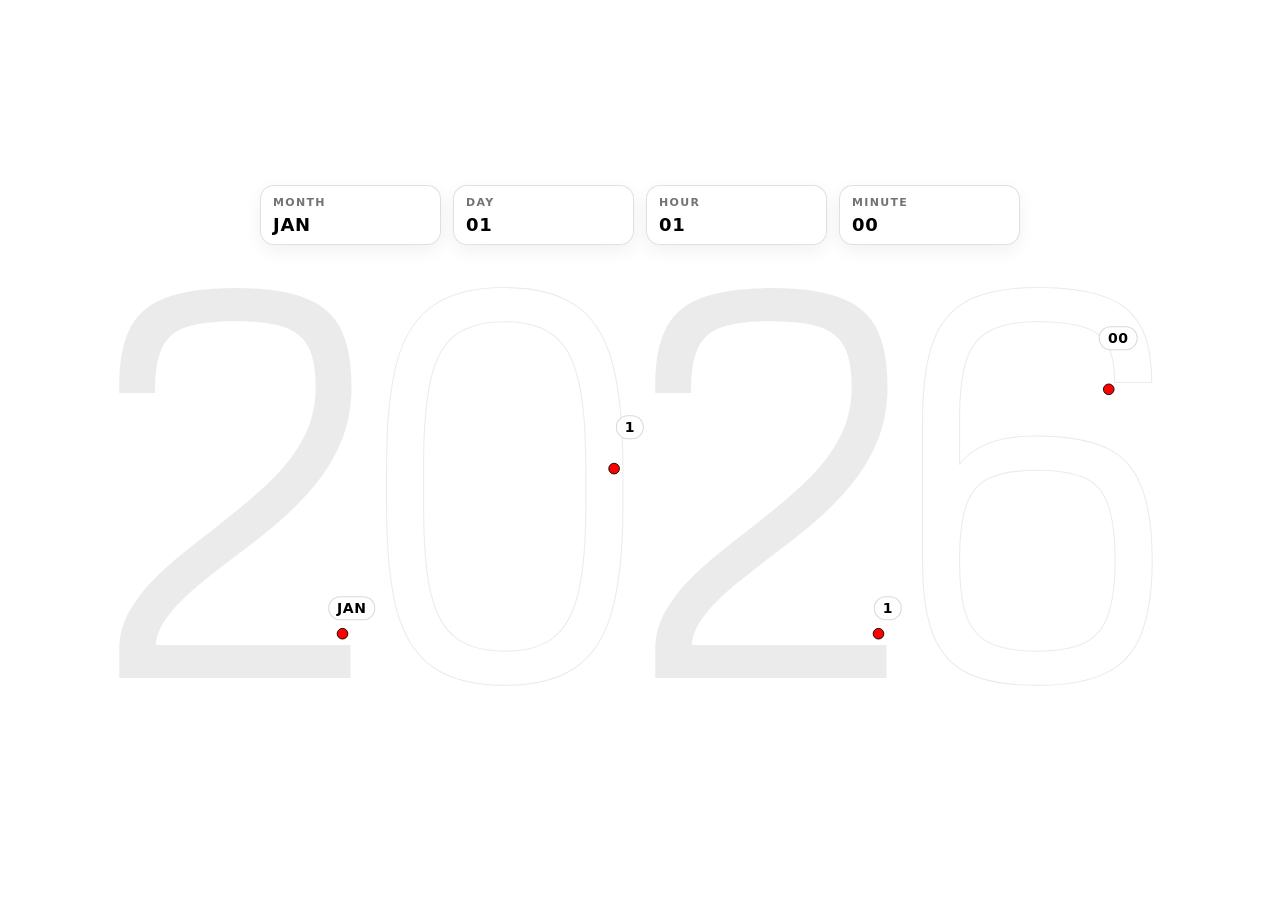
<file: index.html>
<!doctype html>
<html lang="en">
  <head>
    <meta charset="utf-8" />
    <meta name="viewport" content="width=device-width, initial-scale=1" />
    <title>Interactive Calendar</title>
    <link rel="stylesheet" href="styles.css" />
    <script src="script.js" defer></script>
  </head>
  <body>
    <main class="app" aria-label="Interactive calendar selectors">
      <section class="readout" aria-label="Selected date and time">
        <div class="readout-block">
          <div class="readout-title">Month</div>
          <div class="readout-value" data-readout="month">—</div>
        </div>
        <div class="readout-block">
          <div class="readout-title">Day</div>
          <div class="readout-value" data-readout="day">—</div>
        </div>
        <div class="readout-block">
          <div class="readout-title">Hour</div>
          <div class="readout-value" data-readout="hour">—</div>
        </div>
        <div class="readout-block">
          <div class="readout-title">Minute</div>
          <div class="readout-value" data-readout="minute">—</div>
        </div>
      </section>

      <section class="calendar" aria-label="Selectors">
        <div class="stage" data-type="month" data-segments="12">
        <span class="month-label" data-role="label" aria-live="polite"></span>
        <svg viewBox="0 0 270 450" width="240" aria-label="Month selector">
          <g class="digit">
            <path
              data-role="shape"
              d="M 261.661 402.782 H 42.2972 C 43.7345 390.925 48.7655 379.607 57.389 368.827 C 66.0126 357.688 76.9713 346.729 90.266 335.949 C 102.73 325.507 116.142 314.906 130.5 304.147 L 133.384 301.994 C 148.835 290.496 164.106 278.458 179.198 265.882 C 194.289 252.946 208.123 238.933 220.699 223.842 C 233.23 208.874 243.232 192.558 250.705 174.893 L 251.42 173.179 C 258.966 154.854 262.739 134.731 262.739 112.812 C 262.739 84.7859 258.606 62.6877 250.342 46.5186 C 242.078 30.3495 228.424 18.8514 209.38 12.0244 C 190.931 5.06263 165.907 1.47341 134.307 1.25586 L 131.229 1.24512 C 98.1718 1.24512 71.9416 5.01791 52.5384 12.5635 L 51.6498 12.9043 C 33.0747 20.1331 19.8961 32.236 12.1146 49.2139 C 4.45668 65.5741 0.845497 88.0041 1.28063 116.504 L 1.33532 119.28 H 41.7582 C 41.3989 98.0807 43.7346 81.7315 48.765 70.2334 C 53.6383 58.7466 62.2212 50.6323 74.5131 45.8896 L 75.7142 45.4404 C 89.009 40.7694 107.514 38.4346 131.229 38.4346 L 133.436 38.4404 C 156.083 38.571 173.673 40.7253 186.204 44.9023 C 199.499 49.2142 208.841 56.7597 214.231 67.5391 C 219.621 78.3185 222.316 93.4096 222.316 112.812 L 222.304 114.627 C 222.065 133.326 218.116 150.508 210.458 166.172 C 202.553 181.982 191.953 196.893 178.659 210.906 C 165.364 224.56 150.811 237.676 135.001 250.252 C 119.551 262.828 103.921 275.225 88.1107 287.441 C 72.6601 299.299 58.2873 311.516 44.9925 324.092 L 43.7543 325.272 C 31.038 337.499 20.8508 350.4 13.1927 363.976 C 5.28777 377.63 1.33533 392.542 1.33532 408.711 V 439.972 H 261.661 V 402.782 Z"
            />
            <path data-role="track" d="M 261.661 402.782 H 42.2972 C 43.7345 390.925 48.7655 379.607 57.389 368.827 C 66.0126 357.688 76.9713 346.729 90.266 335.949 C 102.73 325.507 116.142 314.906 130.5 304.147 L 133.384 301.994 C 148.835 290.496 164.106 278.458 179.198 265.882 C 194.289 252.946 208.123 238.933 220.699 223.842 C 233.23 208.874 243.232 192.558 250.705 174.893 L 251.42 173.179 C 258.966 154.854 262.739 134.731 262.739 112.812 C 262.739 84.7859 258.606 62.6877 250.342 46.5186 C 242.078 30.3495 228.424 18.8514 209.38 12.0244 C 190.931 5.06263 165.907 1.47341 134.307 1.25586 L 131.229 1.24512 C 98.1718 1.24512 71.9416 5.01791 52.5384 12.5635 L 51.6498 12.9043 C 33.0747 20.1331 19.8961 32.236 12.1146 49.2139 C 4.45668 65.5741 0.845497 88.0041 1.28063 116.504 L 1.33532 119.28 H 41.7582 C 41.3989 98.0807 43.7346 81.7315 48.765 70.2334 C 53.6383 58.7466 62.2212 50.6323 74.5131 45.8896 L 75.7142 45.4404 C 89.009 40.7694 107.514 38.4346 131.229 38.4346 L 133.436 38.4404 C 156.083 38.571 173.673 40.7253 186.204 44.9023 C 199.499 49.2142 208.841 56.7597 214.231 67.5391 C 219.621 78.3185 222.316 93.4096 222.316 112.812 L 222.304 114.627 C 222.065 133.326 218.116 150.508 210.458 166.172 C 202.553 181.982 191.953 196.893 178.659 210.906 C 165.364 224.56 150.811 237.676 135.001 250.252 C 119.551 262.828 103.921 275.225 88.1107 287.441 C 72.6601 299.299 58.2873 311.516 44.9925 324.092 L 43.7543 325.272 C 31.038 337.499 20.8508 350.4 13.1927 363.976 C 5.28777 377.63 1.33533 392.542 1.33532 408.711 V 439.972 H 261.661 V 402.782 Z" />
            <circle class="handle" data-role="handle" r="6" />
          </g>
        </svg>
        </div>

        <div class="stage" data-type="day" data-segments="31">
        <span class="month-label" data-role="label" aria-live="polite"></span>
        <svg viewBox="0 0 270 450" width="240" aria-label="Day selector">
          <g class="digit">
            <path
              data-role="shape"
              d="M 265.883 202.822 C 265.883 153.657 261.878 114.415 253.87 85.0967 L 253.486 83.708 C 245.222 54.2443 231.388 33.2246 211.985 20.6484 C 193.239 7.91511 167.529 1.44894 134.855 1.25 L 133.295 1.24512 C 100.238 1.24512 74.0067 7.71302 54.6035 20.6484 C 35.2007 33.2246 21.3668 54.2443 13.1025 83.708 C 5.19755 113.172 1.24512 152.877 1.24512 202.822 V 245.94 L 1.25684 250.593 C 1.49616 298.357 5.44464 336.51 13.1025 365.054 C 21.3668 394.158 35.2005 415.179 54.6035 428.114 C 73.7035 440.848 99.4193 447.314 131.75 447.513 L 133.295 447.518 C 166.189 447.518 192.12 441.25 211.087 428.716 L 211.985 428.114 C 231.085 415.381 244.788 394.813 253.095 366.412 L 253.486 365.054 C 261.492 336.51 265.62 298.357 265.87 250.593 L 265.883 245.94 V 202.822 Z M 224.214 202.822 C 224.214 162.133 221.518 130.114 216.153 106.72 L 215.626 104.482 L 215.625 104.479 C 210.001 80.9261 200.789 64.509 188.141 54.9805 L 187.536 54.5312 L 187.521 54.5205 L 187.506 54.5088 C 174.868 44.6792 156.853 39.6797 133.295 39.6797 C 110.107 39.6797 91.8912 44.6748 78.5186 54.5283 L 78.5137 54.5312 C 65.5599 63.984 56.3244 80.5392 50.9688 104.461 L 50.9678 104.466 C 45.6083 128.048 42.9141 160.818 42.9141 202.822 V 245.94 L 42.9219 249.818 C 43.0849 289.61 45.7738 321.085 50.9639 344.279 C 56.6757 367.84 66.09 384.42 79.0703 394.243 H 79.0693 C 92.4437 404.093 110.478 409.083 133.295 409.083 V 410.328 L 131.152 410.313 C 109.158 410.009 91.5467 404.983 78.3193 395.236 C 65.0246 385.175 55.502 368.288 49.7529 344.573 C 44.5316 321.251 41.8399 289.667 41.6768 249.822 L 41.6689 245.94 V 202.822 C 41.6689 160.782 44.3632 127.904 49.7529 104.189 C 55.0585 80.4914 64.1938 63.7564 77.1592 53.9854 L 77.7803 53.5254 C 91.4343 43.4646 109.939 38.4346 133.295 38.4346 L 135.502 38.4492 C 158.15 38.7538 175.739 43.7789 188.271 53.5254 C 201.565 63.227 211.087 80.1153 216.836 104.189 C 222.585 127.904 225.46 160.782 225.46 202.822 V 245.94 L 225.451 249.822 C 225.277 289.667 222.405 321.251 216.836 344.573 C 211.087 368.288 201.565 385.175 188.271 395.236 C 175.335 405.297 157.01 410.328 133.295 410.328 V 409.083 C 156.853 409.083 174.868 404.083 187.506 394.254 L 187.512 394.249 L 187.519 394.243 C 200.499 384.42 209.914 367.841 215.626 344.279 C 221.342 320.343 224.214 287.578 224.214 245.94 V 202.822 Z M 267.128 245.94 L 267.116 250.598 C 266.866 298.417 262.734 336.696 254.686 365.391 L 254.685 365.395 C 246.365 394.693 232.394 416 212.684 429.144 L 212.685 429.145 C 193.361 442.27 166.853 448.763 133.295 448.763 C 100.609 448.763 74.4198 442.47 54.8408 429.761 L 53.9131 429.15 C 34.5059 416.212 20.6634 395.361 12.2988 366.762 L 11.9053 365.395 L 11.9023 365.386 L 11.9004 365.377 C 3.95503 335.762 0.0000145689 295.935 0 245.94 V 202.822 C 0 152.828 3.95503 113 11.9004 83.3857 L 11.9033 83.3721 C 20.2226 53.7121 34.1965 32.3907 53.9268 19.6025 C 73.602 6.49094 100.098 0 133.295 0 C 166.84 0.0000542633 193.339 6.48745 212.661 19.6025 H 212.662 C 232.084 32.1908 245.928 53.0476 254.291 81.9873 L 254.686 83.3721 C 262.994 112.992 267.128 152.826 267.128 202.822 V 245.94 Z"
            />
            <path data-role="track" d="M 265.883 202.822 C 265.883 153.657 261.878 114.415 253.87 85.0967 L 253.486 83.708 C 245.222 54.2443 231.388 33.2246 211.985 20.6484 C 193.239 7.91511 167.529 1.44894 134.855 1.25 L 133.295 1.24512 C 100.238 1.24512 74.0067 7.71302 54.6035 20.6484 C 35.2007 33.2246 21.3668 54.2443 13.1025 83.708 C 5.19755 113.172 1.24512 152.877 1.24512 202.822 V 245.94 L 1.25684 250.593 C 1.49616 298.357 5.44464 336.51 13.1025 365.054 C 21.3668 394.158 35.2005 415.179 54.6035 428.114 C 73.7035 440.848 99.4193 447.314 131.75 447.513 L 133.295 447.518 C 166.189 447.518 192.12 441.25 211.087 428.716 L 211.985 428.114 C 231.085 415.381 244.788 394.813 253.095 366.412 L 253.486 365.054 C 261.492 336.51 265.62 298.357 265.87 250.593 L 265.883 245.94 V 202.822 Z M 224.214 202.822 C 224.214 162.133 221.518 130.114 216.153 106.72 L 215.626 104.482 L 215.625 104.479 C 210.001 80.9261 200.789 64.509 188.141 54.9805 L 187.536 54.5312 L 187.521 54.5205 L 187.506 54.5088 C 174.868 44.6792 156.853 39.6797 133.295 39.6797 C 110.107 39.6797 91.8912 44.6748 78.5186 54.5283 L 78.5137 54.5312 C 65.5599 63.984 56.3244 80.5392 50.9688 104.461 L 50.9678 104.466 C 45.6083 128.048 42.9141 160.818 42.9141 202.822 V 245.94 L 42.9219 249.818 C 43.0849 289.61 45.7738 321.085 50.9639 344.279 C 56.6757 367.84 66.09 384.42 79.0703 394.243 H 79.0693 C 92.4437 404.093 110.478 409.083 133.295 409.083 V 410.328 L 131.152 410.313 C 109.158 410.009 91.5467 404.983 78.3193 395.236 C 65.0246 385.175 55.502 368.288 49.7529 344.573 C 44.5316 321.251 41.8399 289.667 41.6768 249.822 L 41.6689 245.94 V 202.822 C 41.6689 160.782 44.3632 127.904 49.7529 104.189 C 55.0585 80.4914 64.1938 63.7564 77.1592 53.9854 L 77.7803 53.5254 C 91.4343 43.4646 109.939 38.4346 133.295 38.4346 L 135.502 38.4492 C 158.15 38.7538 175.739 43.7789 188.271 53.5254 C 201.565 63.227 211.087 80.1153 216.836 104.189 C 222.585 127.904 225.46 160.782 225.46 202.822 V 245.94 L 225.451 249.822 C 225.277 289.667 222.405 321.251 216.836 344.573 C 211.087 368.288 201.565 385.175 188.271 395.236 C 175.335 405.297 157.01 410.328 133.295 410.328 V 409.083 C 156.853 409.083 174.868 404.083 187.506 394.254 L 187.512 394.249 L 187.519 394.243 C 200.499 384.42 209.914 367.841 215.626 344.279 C 221.342 320.343 224.214 287.578 224.214 245.94 V 202.822 Z M 267.128 245.94 L 267.116 250.598 C 266.866 298.417 262.734 336.696 254.686 365.391 L 254.685 365.395 C 246.365 394.693 232.394 416 212.684 429.144 L 212.685 429.145 C 193.361 442.27 166.853 448.763 133.295 448.763 C 100.609 448.763 74.4198 442.47 54.8408 429.761 L 53.9131 429.15 C 34.5059 416.212 20.6634 395.361 12.2988 366.762 L 11.9053 365.395 L 11.9023 365.386 L 11.9004 365.377 C 3.95503 335.762 0.0000145689 295.935 0 245.94 V 202.822 C 0 152.828 3.95503 113 11.9004 83.3857 L 11.9033 83.3721 C 20.2226 53.7121 34.1965 32.3907 53.9268 19.6025 C 73.602 6.49094 100.098 0 133.295 0 C 166.84 0.0000542633 193.339 6.48745 212.661 19.6025 H 212.662 C 232.084 32.1908 245.928 53.0476 254.291 81.9873 L 254.686 83.3721 C 262.994 112.992 267.128 152.826 267.128 202.822 V 245.94 Z" />
            <circle class="handle" data-role="handle" r="6" />
          </g>
        </svg>
        </div>

        <div class="stage" data-type="hour" data-segments="12">
        <span class="month-label" data-role="label" aria-live="polite"></span>
        <svg viewBox="0 0 270 450" width="240" aria-label="Hour selector">
          <g class="digit">
            <path
              data-role="shape"
              d="M 261.661 402.782 H 42.2972 C 43.7345 390.925 48.7655 379.607 57.389 368.827 C 66.0126 357.688 76.9713 346.729 90.266 335.949 C 102.73 325.507 116.142 314.906 130.5 304.147 L 133.384 301.994 C 148.835 290.496 164.106 278.458 179.198 265.882 C 194.289 252.946 208.123 238.933 220.699 223.842 C 233.23 208.874 243.232 192.558 250.705 174.893 L 251.42 173.179 C 258.966 154.854 262.739 134.731 262.739 112.812 C 262.739 84.7859 258.606 62.6877 250.342 46.5186 C 242.078 30.3495 228.424 18.8514 209.38 12.0244 C 190.931 5.06263 165.907 1.47341 134.307 1.25586 L 131.229 1.24512 C 98.1718 1.24512 71.9416 5.01791 52.5384 12.5635 L 51.6498 12.9043 C 33.0747 20.1331 19.8961 32.236 12.1146 49.2139 C 4.45668 65.5741 0.845497 88.0041 1.28063 116.504 L 1.33532 119.28 H 41.7582 C 41.3989 98.0807 43.7346 81.7315 48.765 70.2334 C 53.6383 58.7466 62.2212 50.6323 74.5131 45.8896 L 75.7142 45.4404 C 89.009 40.7694 107.514 38.4346 131.229 38.4346 L 133.436 38.4404 C 156.083 38.571 173.673 40.7253 186.204 44.9023 C 199.499 49.2142 208.841 56.7597 214.231 67.5391 C 219.621 78.3185 222.316 93.4096 222.316 112.812 L 222.304 114.627 C 222.065 133.326 218.116 150.508 210.458 166.172 C 202.553 181.982 191.953 196.893 178.659 210.906 C 165.364 224.56 150.811 237.676 135.001 250.252 C 119.551 262.828 103.921 275.225 88.1107 287.441 C 72.6601 299.299 58.2873 311.516 44.9925 324.092 L 43.7543 325.272 C 31.038 337.499 20.8508 350.4 13.1927 363.976 C 5.28777 377.63 1.33533 392.542 1.33532 408.711 V 439.972 H 261.661 V 402.782 Z"
            />
            <path data-role="track" d="M 261.661 402.782 H 42.2972 C 43.7345 390.925 48.7655 379.607 57.389 368.827 C 66.0126 357.688 76.9713 346.729 90.266 335.949 C 102.73 325.507 116.142 314.906 130.5 304.147 L 133.384 301.994 C 148.835 290.496 164.106 278.458 179.198 265.882 C 194.289 252.946 208.123 238.933 220.699 223.842 C 233.23 208.874 243.232 192.558 250.705 174.893 L 251.42 173.179 C 258.966 154.854 262.739 134.731 262.739 112.812 C 262.739 84.7859 258.606 62.6877 250.342 46.5186 C 242.078 30.3495 228.424 18.8514 209.38 12.0244 C 190.931 5.06263 165.907 1.47341 134.307 1.25586 L 131.229 1.24512 C 98.1718 1.24512 71.9416 5.01791 52.5384 12.5635 L 51.6498 12.9043 C 33.0747 20.1331 19.8961 32.236 12.1146 49.2139 C 4.45668 65.5741 0.845497 88.0041 1.28063 116.504 L 1.33532 119.28 H 41.7582 C 41.3989 98.0807 43.7346 81.7315 48.765 70.2334 C 53.6383 58.7466 62.2212 50.6323 74.5131 45.8896 L 75.7142 45.4404 C 89.009 40.7694 107.514 38.4346 131.229 38.4346 L 133.436 38.4404 C 156.083 38.571 173.673 40.7253 186.204 44.9023 C 199.499 49.2142 208.841 56.7597 214.231 67.5391 C 219.621 78.3185 222.316 93.4096 222.316 112.812 L 222.304 114.627 C 222.065 133.326 218.116 150.508 210.458 166.172 C 202.553 181.982 191.953 196.893 178.659 210.906 C 165.364 224.56 150.811 237.676 135.001 250.252 C 119.551 262.828 103.921 275.225 88.1107 287.441 C 72.6601 299.299 58.2873 311.516 44.9925 324.092 L 43.7543 325.272 C 31.038 337.499 20.8508 350.4 13.1927 363.976 C 5.28777 377.63 1.33533 392.542 1.33532 408.711 V 439.972 H 261.661 V 402.782 Z" />
            <circle class="handle" data-role="handle" r="6" />
          </g>
        </svg>
        </div>

        <div class="stage" data-type="minute" data-segments="60">
        <span class="month-label" data-role="label" aria-live="polite"></span>
        <svg viewBox="0 0 270 450" width="240" aria-label="Minute selector">
          <g class="digit">
            <path
              data-role="shape"
              d="M 216.13 106.884 C 216.13 89.3813 213.447 75.7785 208.192 65.9707 C 202.986 56.253 194.122 49.4291 181.438 45.5537 L 181.43 45.5508 C 169.029 41.6535 151.748 39.6797 129.522 39.6797 C 106.987 39.6797 89.4296 43.0819 76.7451 49.7764 L 76.7334 49.7822 C 64.5043 56.0715 55.7049 67.0963 50.3955 83.0244 C 45.4248 99.0165 42.9141 121.5 42.9141 150.541 V 197.294 C 49.1922 190.195 55.9289 184.665 63.1318 180.729 C 71.1719 175.979 80.4685 172.521 91.002 170.342 L 91.0107 170.34 C 101.892 168.164 114.734 167.082 129.522 167.082 C 161.939 167.082 187.647 171.4 206.561 180.124 C 225.565 188.53 239.079 203.159 247.094 223.911 C 255.446 244.248 259.583 272.28 259.583 307.923 L 259.57 311.144 C 259.32 344.219 255.183 370.809 247.096 390.852 C 239.081 411.247 225.574 426.041 206.597 435.165 C 187.676 444.262 161.954 448.763 129.522 448.763 C 97.952 448.763 72.5467 444.575 53.3818 436.122 L 52.4736 435.717 L 52.4609 435.711 L 52.4482 435.704 C 33.7639 426.721 20.3825 412.242 12.3242 392.332 L 11.9443 391.38 L 11.9414 391.373 C 3.95888 370.691 0 343.031 0 308.461 V 150.541 C 0.0000222192 113.106 3.95669 83.4761 11.9336 61.7207 C 19.9337 39.5423 33.4279 23.6459 52.4307 14.1445 L 52.4385 14.1406 C 71.7176 4.68297 97.4411 0 129.522 0 C 161.212 0.0000302674 186.528 3.41775 205.406 10.3154 H 205.405 C 224.331 16.8709 238.065 28.0127 246.494 43.7646 C 254.899 59.1128 259.044 80.1893 259.044 106.884 V 108.13 H 216.13 V 106.884 Z M 216.669 307.923 C 216.669 281.521 214.141 261.129 209.15 246.671 L 208.66 245.29 L 208.655 245.277 L 208.651 245.265 C 203.798 231.05 195.233 221.184 182.962 215.544 L 182.375 215.278 C 169.666 209.63 152.078 206.763 129.522 206.763 C 106.974 206.763 89.388 209.627 76.6797 215.272 L 76.6807 215.273 C 64.4597 220.86 55.6829 230.99 50.3867 245.819 C 45.4255 260.359 42.9141 281.213 42.9141 308.461 C 42.9141 334.258 45.4227 354.58 50.3877 369.488 C 55.6799 383.947 64.4554 394.09 76.6953 400.039 C 89.3955 406.036 106.974 409.083 129.522 409.083 V 410.328 L 127.414 410.319 C 105.778 410.134 88.6943 407.083 76.1631 401.165 C 63.5872 395.057 54.6046 384.636 49.2148 369.904 C 44.3417 355.285 41.8281 335.607 41.6758 310.871 L 41.6689 308.461 C 41.669 282.006 44.0291 261.453 48.75 246.801 L 49.2148 245.401 C 54.5204 230.546 63.3072 220.216 75.5762 214.413 L 76.1631 214.141 C 89.0985 208.392 106.885 205.517 129.522 205.517 L 131.63 205.525 C 153.266 205.699 170.35 208.571 182.881 214.141 C 195.816 219.89 204.799 230.13 209.829 244.862 C 215.219 259.594 217.914 280.615 217.914 307.923 L 217.906 310.332 C 217.743 335.068 215.05 354.746 209.829 369.366 C 204.799 384.098 195.816 394.697 182.881 401.165 C 169.946 407.273 152.159 410.328 129.522 410.328 V 409.083 C 152.071 409.083 169.649 406.036 182.349 400.039 C 194.954 393.728 203.721 383.402 208.651 368.963 L 208.657 368.947 C 213.979 354.047 216.669 333.727 216.669 307.923 Z M 257.799 106.884 C 257.799 80.2947 253.666 59.4545 245.402 44.3633 C 237.138 28.9126 223.663 17.9531 204.979 11.4854 C 186.878 4.87174 162.708 1.46158 132.468 1.25488 L 129.522 1.24512 C 97.5432 1.24512 72.0311 5.9156 52.9873 15.2578 C 34.3028 24.6001 21.0085 40.231 13.1035 62.1494 C 5.19857 83.7084 1.24612 113.172 1.24609 150.541 V 308.461 L 1.25684 311.675 C 1.49615 344.667 5.44556 371.084 13.1035 390.925 C 21.0085 411.047 34.3028 425.599 52.9873 434.582 C 71.436 442.936 95.9546 447.244 126.543 447.505 L 129.522 447.518 C 161.355 447.518 186.573 443.165 205.176 434.461 L 206.057 434.043 C 224.741 425.06 238.036 410.508 245.941 390.386 C 253.947 370.545 258.075 344.128 258.325 311.136 L 258.338 307.923 C 258.338 272.35 254.206 244.503 245.941 224.381 C 238.036 203.9 224.741 189.527 206.057 181.263 C 187.956 172.909 163.449 168.601 132.534 168.34 L 129.522 168.327 C 114.79 168.327 102.034 169.406 91.2549 171.562 C 80.8347 173.717 71.6716 177.131 63.7666 181.802 C 55.8617 186.114 48.4959 192.402 41.6689 200.666 V 150.541 C 41.669 122.346 44.0291 100.221 48.75 84.165 L 49.2148 82.6299 C 54.5204 66.7136 63.3073 55.4973 75.5762 48.9814 L 76.1631 48.6748 C 89.0985 41.8478 106.885 38.4346 129.522 38.4346 L 131.597 38.4404 C 152.884 38.5601 169.62 40.5343 181.803 44.3633 C 194.738 48.3158 203.901 55.3219 209.291 65.3828 C 214.681 75.4436 217.375 89.2774 217.375 106.884 H 257.799 Z"
            />
            <path data-role="track" d="M 216.13 106.884 C 216.13 89.3813 213.447 75.7785 208.192 65.9707 C 202.986 56.253 194.122 49.4291 181.438 45.5537 L 181.43 45.5508 C 169.029 41.6535 151.748 39.6797 129.522 39.6797 C 106.987 39.6797 89.4296 43.0819 76.7451 49.7764 L 76.7334 49.7822 C 64.5043 56.0715 55.7049 67.0963 50.3955 83.0244 C 45.4248 99.0165 42.9141 121.5 42.9141 150.541 V 197.294 C 49.1922 190.195 55.9289 184.665 63.1318 180.729 C 71.1719 175.979 80.4685 172.521 91.002 170.342 L 91.0107 170.34 C 101.892 168.164 114.734 167.082 129.522 167.082 C 161.939 167.082 187.647 171.4 206.561 180.124 C 225.565 188.53 239.079 203.159 247.094 223.911 C 255.446 244.248 259.583 272.28 259.583 307.923 L 259.57 311.144 C 259.32 344.219 255.183 370.809 247.096 390.852 C 239.081 411.247 225.574 426.041 206.597 435.165 C 187.676 444.262 161.954 448.763 129.522 448.763 C 97.952 448.763 72.5467 444.575 53.3818 436.122 L 52.4736 435.717 L 52.4609 435.711 L 52.4482 435.704 C 33.7639 426.721 20.3825 412.242 12.3242 392.332 L 11.9443 391.38 L 11.9414 391.373 C 3.95888 370.691 0 343.031 0 308.461 V 150.541 C 0.0000222192 113.106 3.95669 83.4761 11.9336 61.7207 C 19.9337 39.5423 33.4279 23.6459 52.4307 14.1445 L 52.4385 14.1406 C 71.7176 4.68297 97.4411 0 129.522 0 C 161.212 0.0000302674 186.528 3.41775 205.406 10.3154 H 205.405 C 224.331 16.8709 238.065 28.0127 246.494 43.7646 C 254.899 59.1128 259.044 80.1893 259.044 106.884 V 108.13 H 216.13 V 106.884 Z M 216.669 307.923 C 216.669 281.521 214.141 261.129 209.15 246.671 L 208.66 245.29 L 208.655 245.277 L 208.651 245.265 C 203.798 231.05 195.233 221.184 182.962 215.544 L 182.375 215.278 C 169.666 209.63 152.078 206.763 129.522 206.763 C 106.974 206.763 89.388 209.627 76.6797 215.272 L 76.6807 215.273 C 64.4597 220.86 55.6829 230.99 50.3867 245.819 C 45.4255 260.359 42.9141 281.213 42.9141 308.461 C 42.9141 334.258 45.4227 354.58 50.3877 369.488 C 55.6799 383.947 64.4554 394.09 76.6953 400.039 C 89.3955 406.036 106.974 409.083 129.522 409.083 V 410.328 L 127.414 410.319 C 105.778 410.134 88.6943 407.083 76.1631 401.165 C 63.5872 395.057 54.6046 384.636 49.2148 369.904 C 44.3417 355.285 41.8281 335.607 41.6758 310.871 L 41.6689 308.461 C 41.669 282.006 44.0291 261.453 48.75 246.801 L 49.2148 245.401 C 54.5204 230.546 63.3072 220.216 75.5762 214.413 L 76.1631 214.141 C 89.0985 208.392 106.885 205.517 129.522 205.517 L 131.63 205.525 C 153.266 205.699 170.35 208.571 182.881 214.141 C 195.816 219.89 204.799 230.13 209.829 244.862 C 215.219 259.594 217.914 280.615 217.914 307.923 L 217.906 310.332 C 217.743 335.068 215.05 354.746 209.829 369.366 C 204.799 384.098 195.816 394.697 182.881 401.165 C 169.946 407.273 152.159 410.328 129.522 410.328 V 409.083 C 152.071 409.083 169.649 406.036 182.349 400.039 C 194.954 393.728 203.721 383.402 208.651 368.963 L 208.657 368.947 C 213.979 354.047 216.669 333.727 216.669 307.923 Z M 257.799 106.884 C 257.799 80.2947 253.666 59.4545 245.402 44.3633 C 237.138 28.9126 223.663 17.9531 204.979 11.4854 C 186.878 4.87174 162.708 1.46158 132.468 1.25488 L 129.522 1.24512 C 97.5432 1.24512 72.0311 5.9156 52.9873 15.2578 C 34.3028 24.6001 21.0085 40.231 13.1035 62.1494 C 5.19857 83.7084 1.24612 113.172 1.24609 150.541 V 308.461 L 1.25684 311.675 C 1.49615 344.667 5.44556 371.084 13.1035 390.925 C 21.0085 411.047 34.3028 425.599 52.9873 434.582 C 71.436 442.936 95.9546 447.244 126.543 447.505 L 129.522 447.518 C 161.355 447.518 186.573 443.165 205.176 434.461 L 206.057 434.043 C 224.741 425.06 238.036 410.508 245.941 390.386 C 253.947 370.545 258.075 344.128 258.325 311.136 L 258.338 307.923 C 258.338 272.35 254.206 244.503 245.941 224.381 C 238.036 203.9 224.741 189.527 206.057 181.263 C 187.956 172.909 163.449 168.601 132.534 168.34 L 129.522 168.327 C 114.79 168.327 102.034 169.406 91.2549 171.562 C 80.8347 173.717 71.6716 177.131 63.7666 181.802 C 55.8617 186.114 48.4959 192.402 41.6689 200.666 V 150.541 C 41.669 122.346 44.0291 100.221 48.75 84.165 L 49.2148 82.6299 C 54.5204 66.7136 63.3073 55.4973 75.5762 48.9814 L 76.1631 48.6748 C 89.0985 41.8478 106.885 38.4346 129.522 38.4346 L 131.597 38.4404 C 152.884 38.5601 169.62 40.5343 181.803 44.3633 C 194.738 48.3158 203.901 55.3219 209.291 65.3828 C 214.681 75.4436 217.375 89.2774 217.375 106.884 H 257.799 Z" />
            <circle class="handle" data-role="handle" r="6" />
          </g>
        </svg>
        </div>
      </section>
    </main>
  </body>
</html>
</file>
<file: styles.css>
svg {
  overflow: visible;
}

body {
  margin: 0;
  min-height: 100vh;
  display: flex;
  align-items: center; /* vertical center */
  justify-content: center;
  background: #fff;
}

.app {
  display: flex;
  flex-direction: column;
  align-items: center;
  gap: 18px;
}

.readout {
  display: grid;
  grid-template-columns: repeat(4, minmax(90px, 1fr));
  gap: 12px;
  width: min(760px, calc(100vw - 40px));
}

.readout-block {
  border: 1px solid rgba(0, 0, 0, 0.12);
  border-radius: 14px;
  padding: 10px 12px;
  background: rgba(255, 255, 255, 0.92);
  box-shadow: 0 6px 18px rgba(0, 0, 0, 0.06);
}

.readout-title {
  font: 600 11px/1.2 system-ui, -apple-system, Segoe UI, Roboto, Arial, sans-serif;
  letter-spacing: 0.12em;
  text-transform: uppercase;
  color: rgba(0, 0, 0, 0.55);
}

.readout-value {
  margin-top: 6px;
  font: 700 18px/1 system-ui, -apple-system, Segoe UI, Roboto, Arial, sans-serif;
  letter-spacing: 0.04em;
  text-transform: uppercase;
}

.calendar {
  display: flex;
  gap: 28px;
  padding: 24px;
  flex-wrap: wrap;
  justify-content: center;
  align-items: center;
}

.stage {
  position: relative;
  display: inline-block;
  user-select: none;
}

.month-label {
  position: absolute;
  left: 0;
  top: 0;
  transform: translate(-50%, -120%);
  pointer-events: none;
  font: 600 14px/1 system-ui, -apple-system, Segoe UI, Roboto, Arial, sans-serif;
  letter-spacing: 0.04em;
  text-transform: uppercase;
  background: rgba(255, 255, 255, 0.9);
  border: 1px solid rgba(0, 0, 0, 0.15);
  border-radius: 999px;
  padding: 4px 8px;
}

.digit [data-role="shape"] {
  fill: rgba(0, 0, 0, 0.08);
  fill-rule: evenodd;
}

.digit [data-role="track"] {
  fill: none;
  stroke: none;
}

.handle {
  fill: red;          /* TEMP so you can see it */
  stroke: black;
  stroke-width: 1;
  r: 6;
  cursor: grab;
  touch-action: none;
}

.handle:active {
  cursor: grabbing;
}

@media (max-width: 520px) {
  .readout {
    grid-template-columns: repeat(2, minmax(90px, 1fr));
  }
}
</file>
